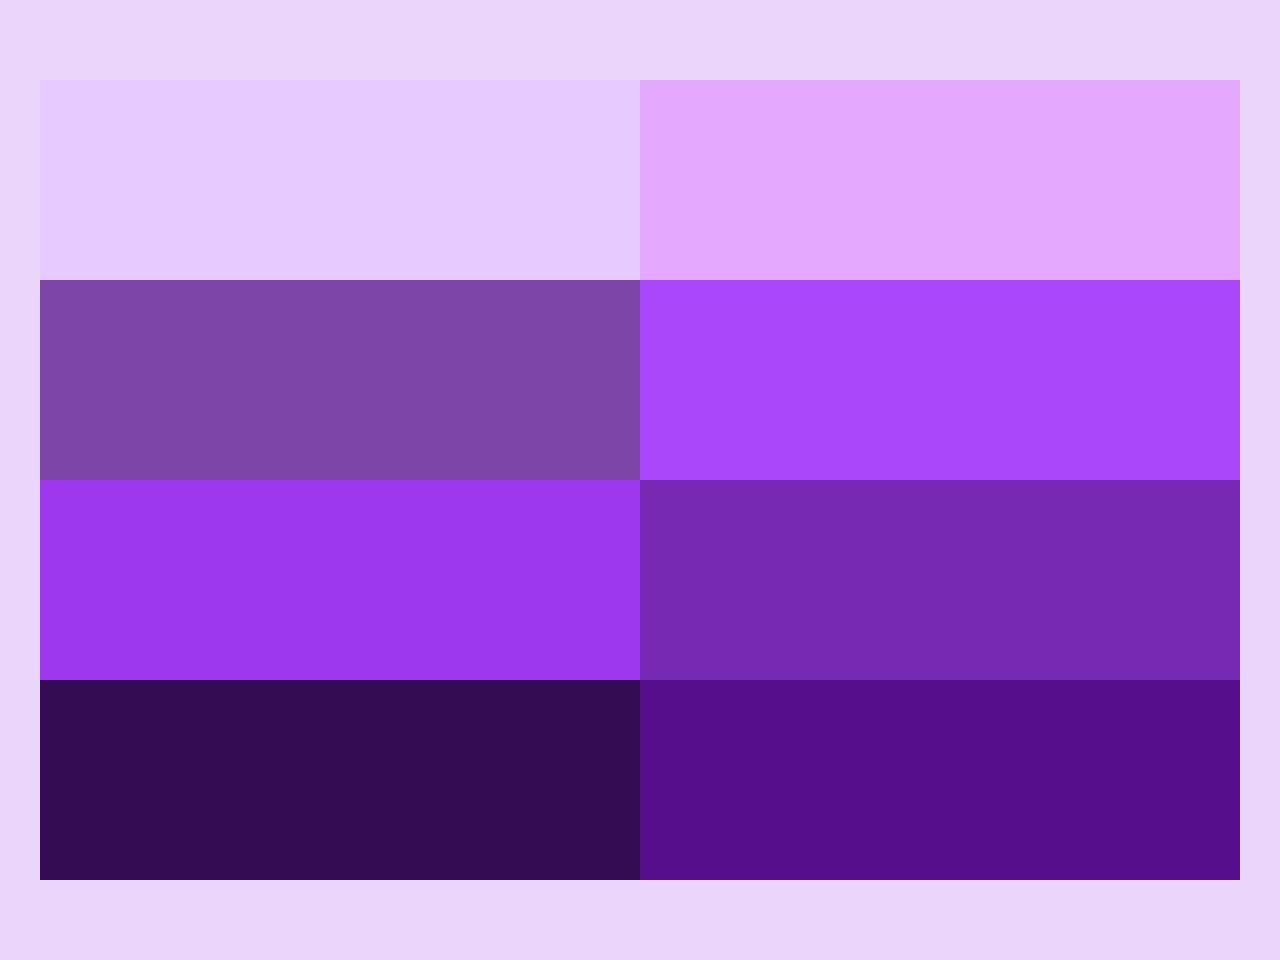
<file: project1/index.html>
<!DOCTYPE html>
<html lang="en">
  <head>
    <meta charset="UTF-8" />
    <meta name="viewport" content="width=device-width, initial-scale=1.0" />
    <title>Project 1</title>
    <link rel="stylesheet" href="style.css" />
  </head>
  <body>
    <section class="container">
      <section class="box_container">
        <div class="box box1"></div>
        <div class="box box2"></div>
      </section>
      <section class="box_container">
        <div class="box box3"></div>
        <div class="box box4"></div>
      </section>
      <section class="box_container">
        <div class="box box5"></div>
        <div class="box box6"></div>
      </section>
      <section class="box_container">
        <div class="box box7"></div>
        <div class="box box8"></div>
      </section>
    </section>
  </body>
</html>
</file>
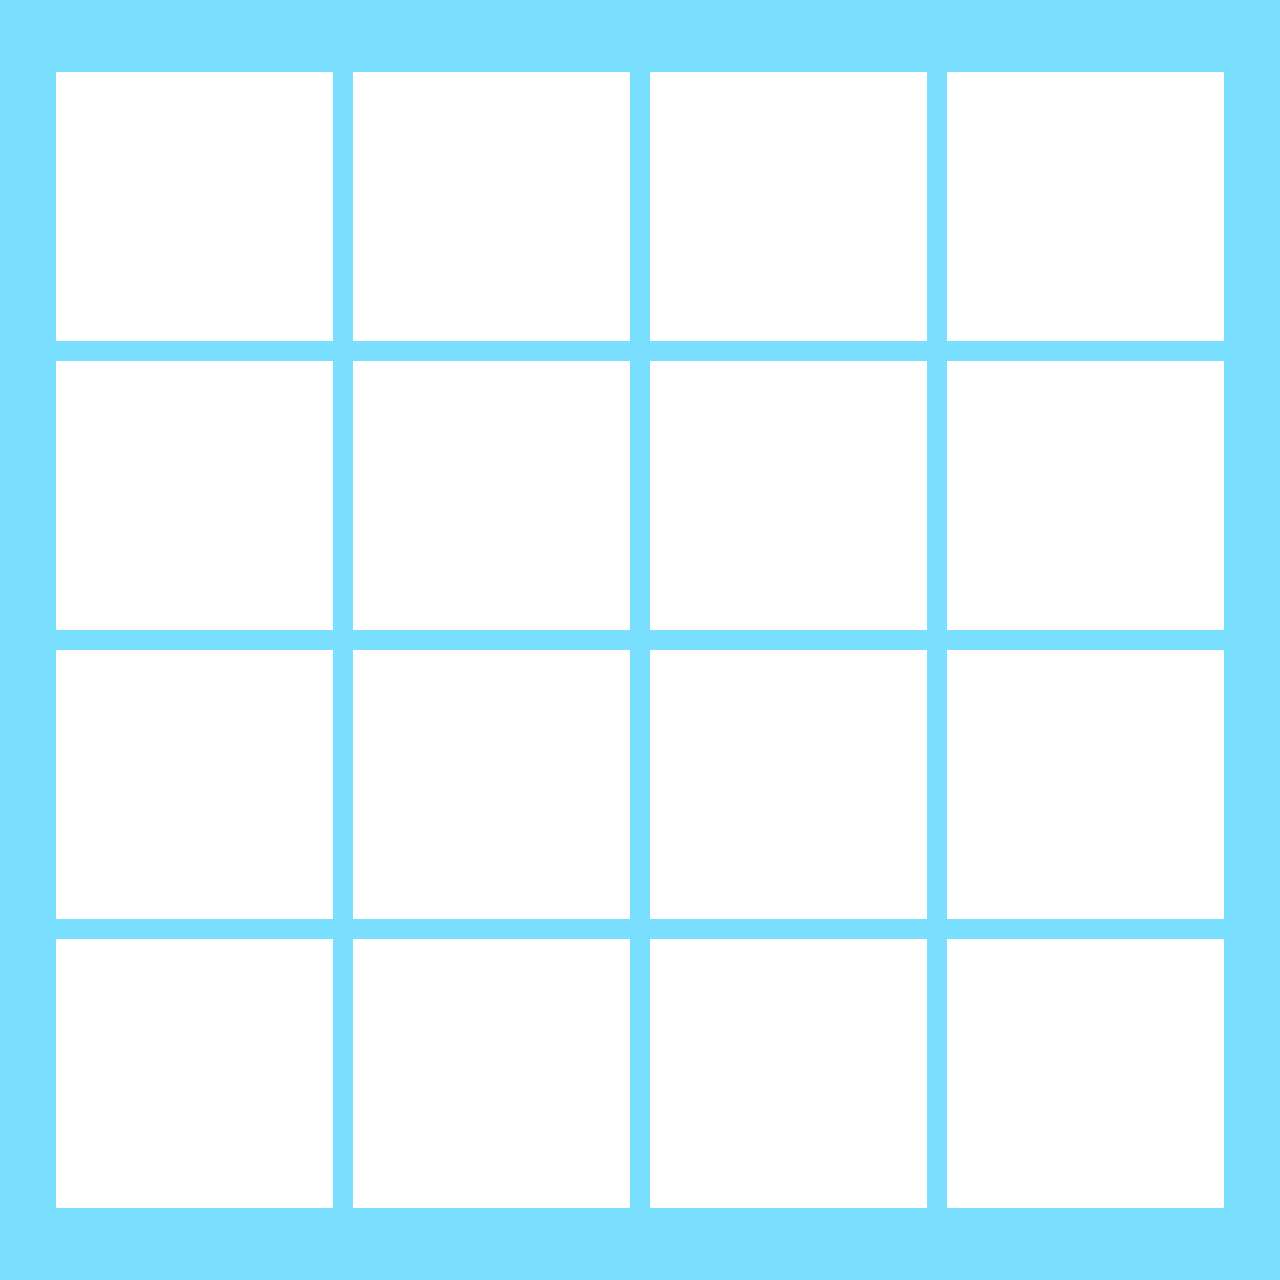
<file: project2/index.html>
<!DOCTYPE html>
<html lang="en">
<head>
    <meta charset="UTF-8">
    <meta name="viewport" content="width=device-width, initial-scale=1.0">
    <title>Project 2</title>
    <link rel="stylesheet" href="style.css">
</head>
<body>
    <section class="container grid">
        <div class="box"></div>
        <div class="box"></div>
        <div class="box"></div>
        <div class="box"></div>
        <div class="box"></div>
        <div class="box"></div>
        <div class="box"></div>
        <div class="box"></div>
        <div class="box"></div>
        <div class="box"></div>
        <div class="box"></div>
        <div class="box"></div>
        <div class="box"></div>
        <div class="box"></div>
        <div class="box"></div>
        <div class="box"></div>
    </section>
</body>
</html>
</file>
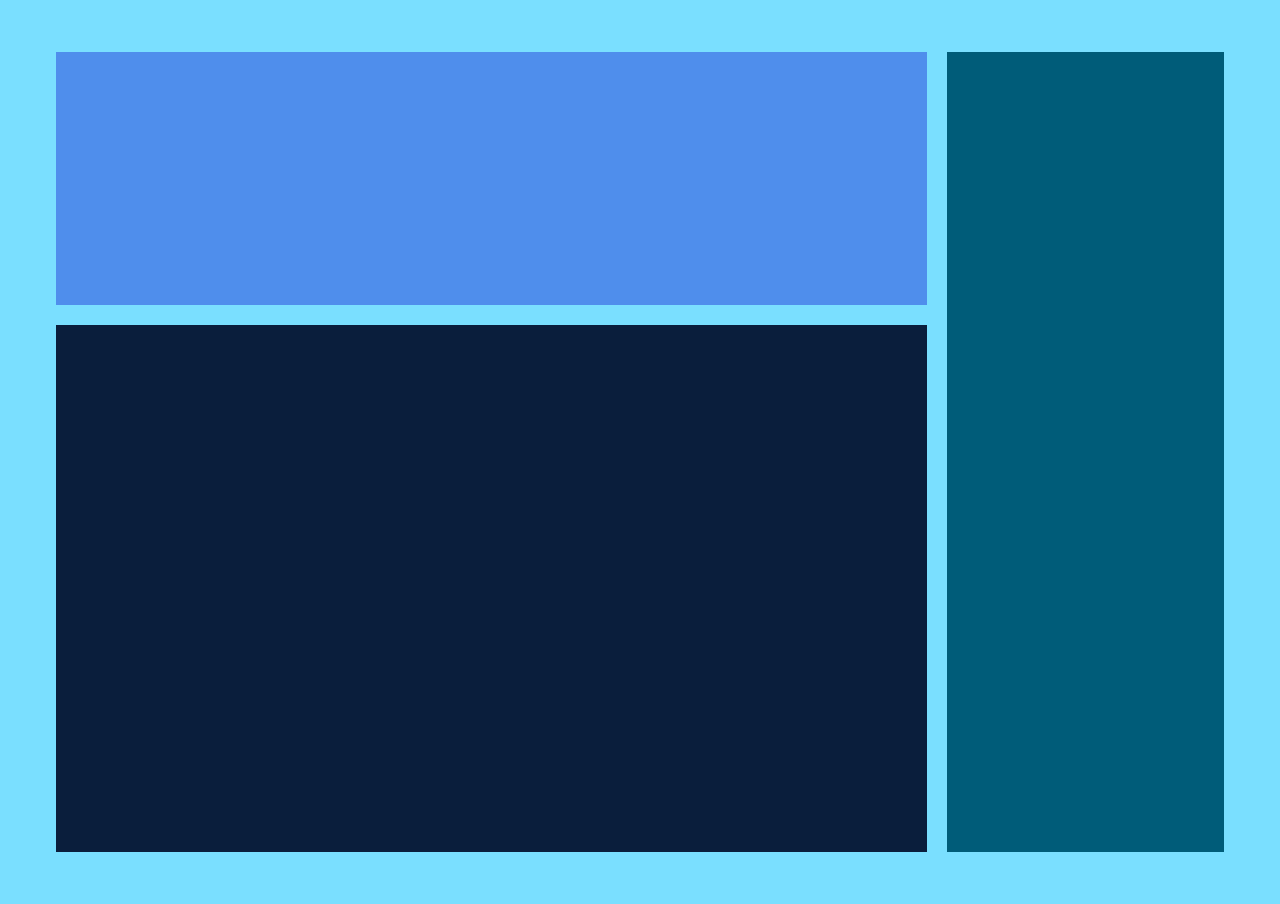
<file: project3/index.html>
<!DOCTYPE html>
<html lang="en">
<head>
    <meta charset="UTF-8">
    <meta name="viewport" content="width=device-width, initial-scale=1.0">
    <title>Project 3</title>
    <link rel="stylesheet" href="style.css">
</head>
<body>
    <section class="container grid">
        <div class="box1"></div>
        <div class="box2"></div>
        <div class="box3"></div>
    </section>
</body>
</html>
</file>
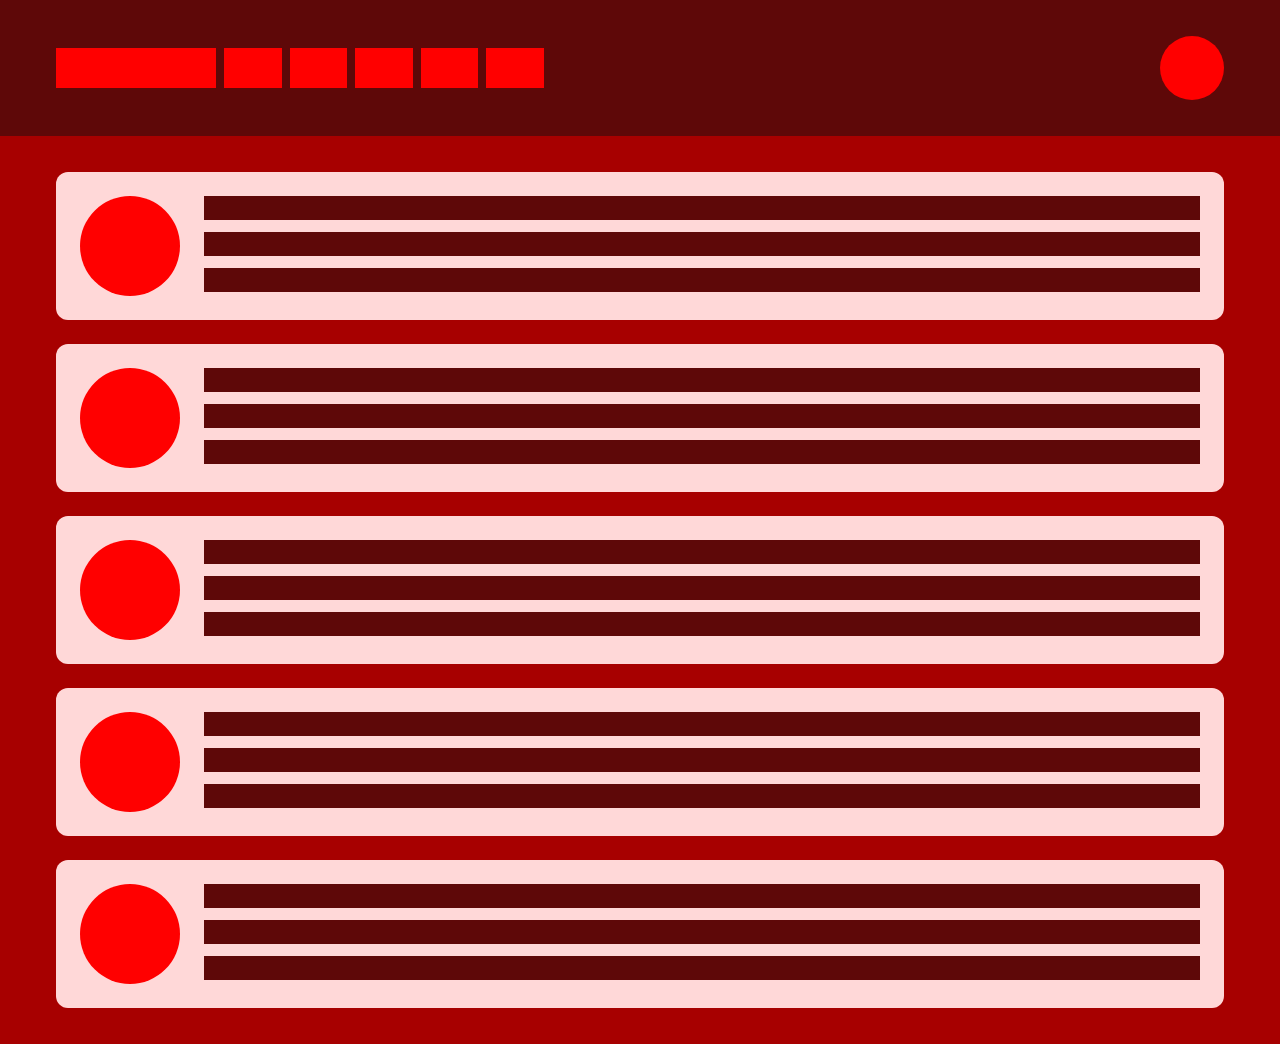
<file: project4/index.html>
<!DOCTYPE html>
<html lang="en">
  <head>
    <meta charset="UTF-8" />
    <meta name="viewport" content="width=device-width, initial-scale=1.0" />
    <title>Project 4</title>
    <link rel="stylesheet" href="style.css" />
  </head>
  <body>
    <nav>
      <section class="container navigation">
        <div class="left_nav">
          <div class="logo"></div>
          <div class="link"></div>
          <div class="link"></div>
          <div class="link"></div>
          <div class="link"></div>
          <div class="link"></div>
        </div>
        <div class="avatar"></div>
      </section>
    </nav>

    <main class="container">
      <div class="card">
        <div>

        <div class="circle"></div>
        </div>
        <div class="line_container">
          <div class="line"></div>
          <div class="line"></div>
          <div class="line"></div>
        </div>
      </div>

            <div class="card">
        <div>

        <div class="circle"></div>
        </div>
        <div class="line_container">
          <div class="line"></div>
          <div class="line"></div>
          <div class="line"></div>
        </div>
      </div>

            <div class="card">
        <div>

        <div class="circle"></div>
        </div>
        <div class="line_container">
          <div class="line"></div>
          <div class="line"></div>
          <div class="line"></div>
        </div>
      </div>


            <div class="card">
        <div>

        <div class="circle"></div>
        </div>
        <div class="line_container">
          <div class="line"></div>
          <div class="line"></div>
          <div class="line"></div>
        </div>
      </div>

            <div class="card">
        <div>

        <div class="circle"></div>
        </div>
        <div class="line_container">
          <div class="line"></div>
          <div class="line"></div>
          <div class="line"></div>
        </div>
      </div>
    </main>
  </body>
</html>
</file>
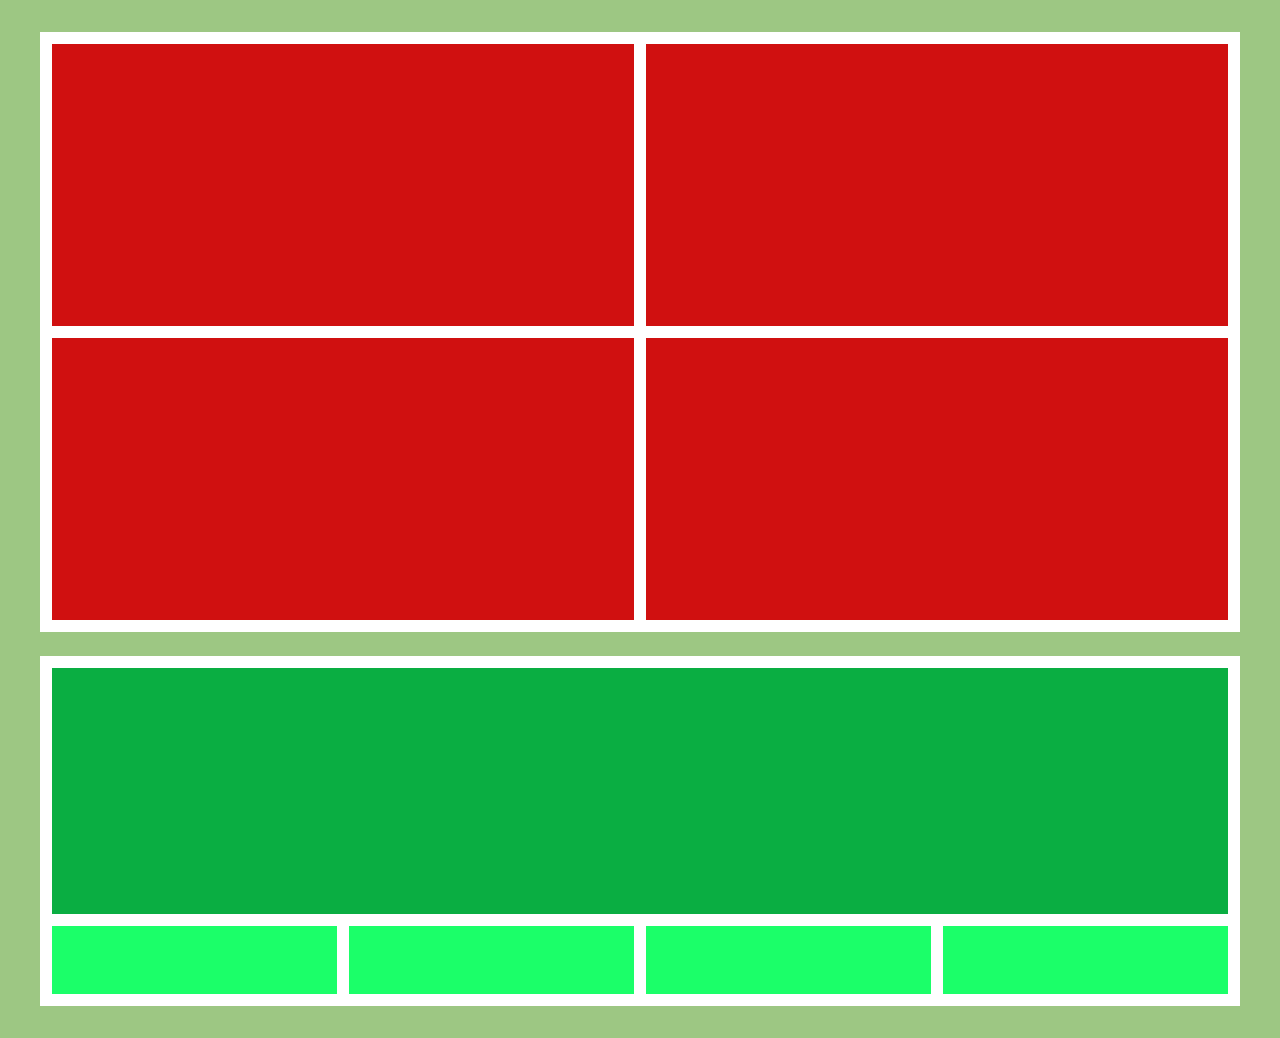
<file: Project5/index.html>
<!DOCTYPE html>
<html lang="en">
  <head>
    <meta charset="UTF-8" />
    <meta name="viewport" content="width=device-width, initial-scale=1.0" />
    <title>Project 5</title>
    <link rel="stylesheet" href="style.css" />
  </head>
  <body>
    <div class="layout_main_spacing">
      <section class="container top_container">
        <div class="red_box"></div>
        <div class="red_box"></div>
        <div class="red_box"></div>
        <div class="red_box"></div>
      </section>
      <section class="container bottom_container">
        <div class="dark_green_box"></div>
        <div class="green_grid">
          <div class="light_green_box"></div>
          <div class="light_green_box"></div>
          <div class="light_green_box"></div>
          <div class="light_green_box"></div>
        </div>
      </section>
    </div>
  </body>
</html>
</file>
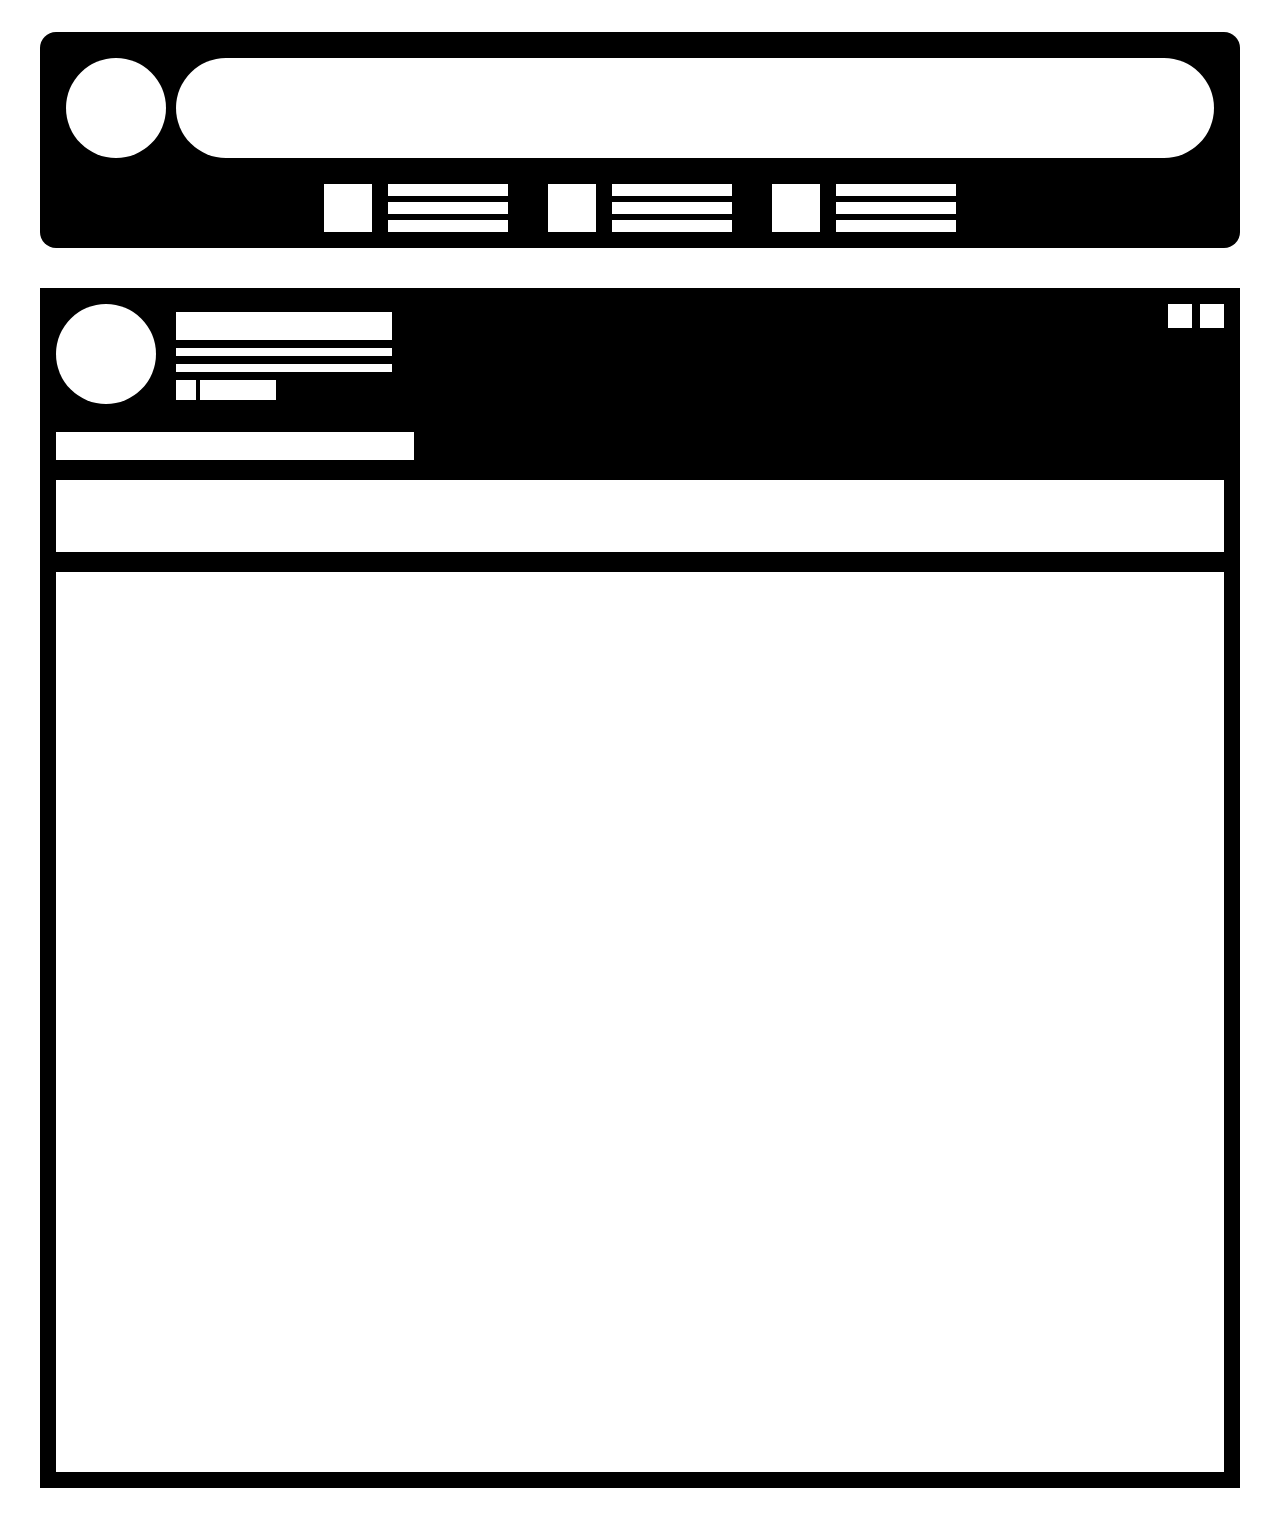
<file: Project6/index.html>
<!DOCTYPE html>
<html lang="en">
  <head>
    <meta charset="UTF-8" />
    <meta name="viewport" content="width=device-width, initial-scale=1.0" />
    <title>Project 6</title>
    <link rel="stylesheet" href="style.css" />
  </head>
  <body>
    <div class="spacing">
      <div class="container">
        <section class="top_section">
          <div class="circle_input_section">
            <div class="avatar"></div>
            <div class="input"></div>
          </div>
          <div class="tag_info_section">
            <div class="tag_info">
              <div class="square"></div>
              <div class="line_container">
                <div class="line"></div>
                <div class="line"></div>
                <div class="line"></div>
              </div>
            </div>
            <div class="tag_info">
              <div class="square"></div>
              <div class="line_container">
                <div class="line"></div>
                <div class="line"></div>
                <div class="line"></div>
              </div>
            </div>
            <div class="tag_info">
              <div class="square"></div>
              <div class="line_container">
                <div class="line"></div>
                <div class="line"></div>
                <div class="line"></div>
              </div>
            </div>
          </div>
        </section>

        <section class="bottom_container">
          <div class="user_info-container">
            <div class="user_info">
              <div class="avatar"></div>
              <div class="details">
                <div class="rect"></div>
                <div class="line"></div>
                <div class="line"></div>
                <div class="more_details">
                  <div class="box1"></div>
                  <div class="box2"></div>
                </div>
              </div>
            </div>
            <div class="controls">
              <div class="control"></div>
              <div class="control"></div>
            </div>
          </div>
          <div class="content_container">
            <div class="bar1"></div>
            <div class="bar2"></div>
            <div class="content"></div>
          </div>
        </section>
      </div>
    </div>
  </body>
</html>
</file>
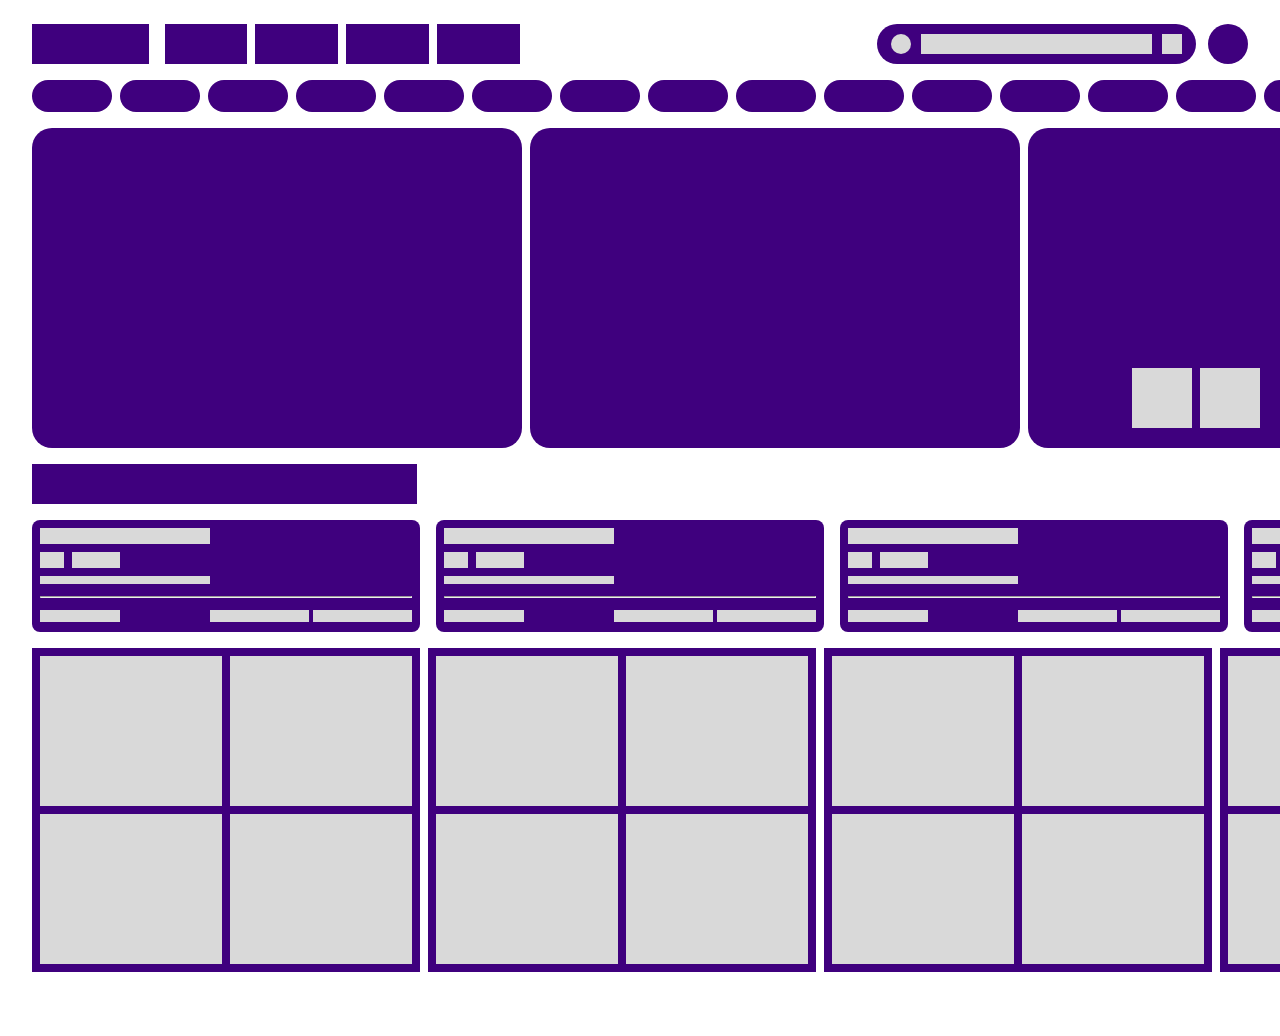
<file: Project7/index.html>
<!DOCTYPE html>
<html lang="en">
  <head>
    <meta charset="UTF-8" />
    <meta name="viewport" content="width=device-width, initial-scale=1.0" />
    <title>Project 7</title>
    <link rel="stylesheet" href="style.css" />
  </head>
  <body>
    <div class="container">
      <nav>
        <div class="links">
          <div class="logo"></div>
          <div class="link">
            <a href="#"></a>
            <a href="#"></a><a href="#"></a><a href="#"></a>
          </div>
        </div>
        <div class="search_avatar">
          <div class="search">
            <div class="circle"></div>
            <div class="rectangle"></div>
            <div class="square"></div>
          </div>
          <div class="avatar"></div>
        </div>
      </nav>

      <div class="tags hide_scrollbar">
        <span></span><span></span><span></span><span></span><span></span
        ><span></span><span></span><span></span><span></span><span></span
        ><span></span><span></span> <span></span><span></span><span></span
        ><span></span><span></span>
      </div>

      <div class="button_relative">
        <div class="ads hide_scrollbar">
          <span></span><span></span><span></span><span></span><span></span>

          <div class="slide_button">
            <div class="prev"></div>
            <div class="next"></div>
          </div>
        </div>
      </div>

      <div class="bar"></div>

      <div class="cards hide_scrollbar">
        <div class="card">
          <section>
            <div class="line1"></div>
            <div class="box_container">
              <div class="box1"></div>
              <div class="box2"></div>
            </div>
            <div class="line2"></div>
          </section>
          <hr />
          <div class="card_bottom">
            <span></span>
            <div class="left">
              <span></span>
              <span></span>
            </div>
          </div>
        </div>
        <div class="card">
          <section>
            <div class="line1"></div>
            <div class="box_container">
              <div class="box1"></div>
              <div class="box2"></div>
            </div>
            <div class="line2"></div>
          </section>
          <hr />
          <div class="card_bottom">
            <span></span>
            <div class="left">
              <span></span>
              <span></span>
            </div>
          </div>
        </div>
        <div class="card">
          <section>
            <div class="line1"></div>
            <div class="box_container">
              <div class="box1"></div>
              <div class="box2"></div>
            </div>
            <div class="line2"></div>
          </section>
          <hr />
          <div class="card_bottom">
            <span></span>
            <div class="left">
              <span></span>
              <span></span>
            </div>
          </div>
        </div>
        <div class="card">
          <section>
            <div class="line1"></div>
            <div class="box_container">
              <div class="box1"></div>
              <div class="box2"></div>
            </div>
            <div class="line2"></div>
          </section>
          <hr />
          <div class="card_bottom">
            <span></span>
            <div class="left">
              <span></span>
              <span></span>
            </div>
          </div>
        </div>
        <div class="card">
          <section>
            <div class="line1"></div>
            <div class="box_container">
              <div class="box1"></div>
              <div class="box2"></div>
            </div>
            <div class="line2"></div>
          </section>
          <hr />
          <div class="card_bottom">
            <span></span>
            <div class="left">
              <span></span>
              <span></span>
            </div>
          </div>
        </div>
        <div class="card">
          <section>
            <div class="line1"></div>
            <div class="box_container">
              <div class="box1"></div>
              <div class="box2"></div>
            </div>
            <div class="line2"></div>
          </section>
          <hr />
          <div class="card_bottom">
            <span></span>
            <div class="left">
              <span></span>
              <span></span>
            </div>
          </div>
        </div>
        <div class="card">
          <section>
            <div class="line1"></div>
            <div class="box_container">
              <div class="box1"></div>
              <div class="box2"></div>
            </div>
            <div class="line2"></div>
          </section>
          <hr />
          <div class="card_bottom">
            <span></span>
            <div class="left">
              <span></span>
              <span></span>
            </div>
          </div>
        </div>
      </div>

      <section class="grid_boxes hide_scrollbar">
        <div class="grid_box">
          <span></span><span></span><span></span><span></span>
        </div>
        <div class="grid_box">
          <span></span><span></span><span></span><span></span>
        </div>
        <div class="grid_box">
          <span></span><span></span><span></span><span></span>
        </div>
        <div class="grid_box">
          <span></span><span></span><span></span><span></span>
        </div>
      </section>

      <div class="bottom_space"></div>
    </div>
  </body>
</html>
</file>
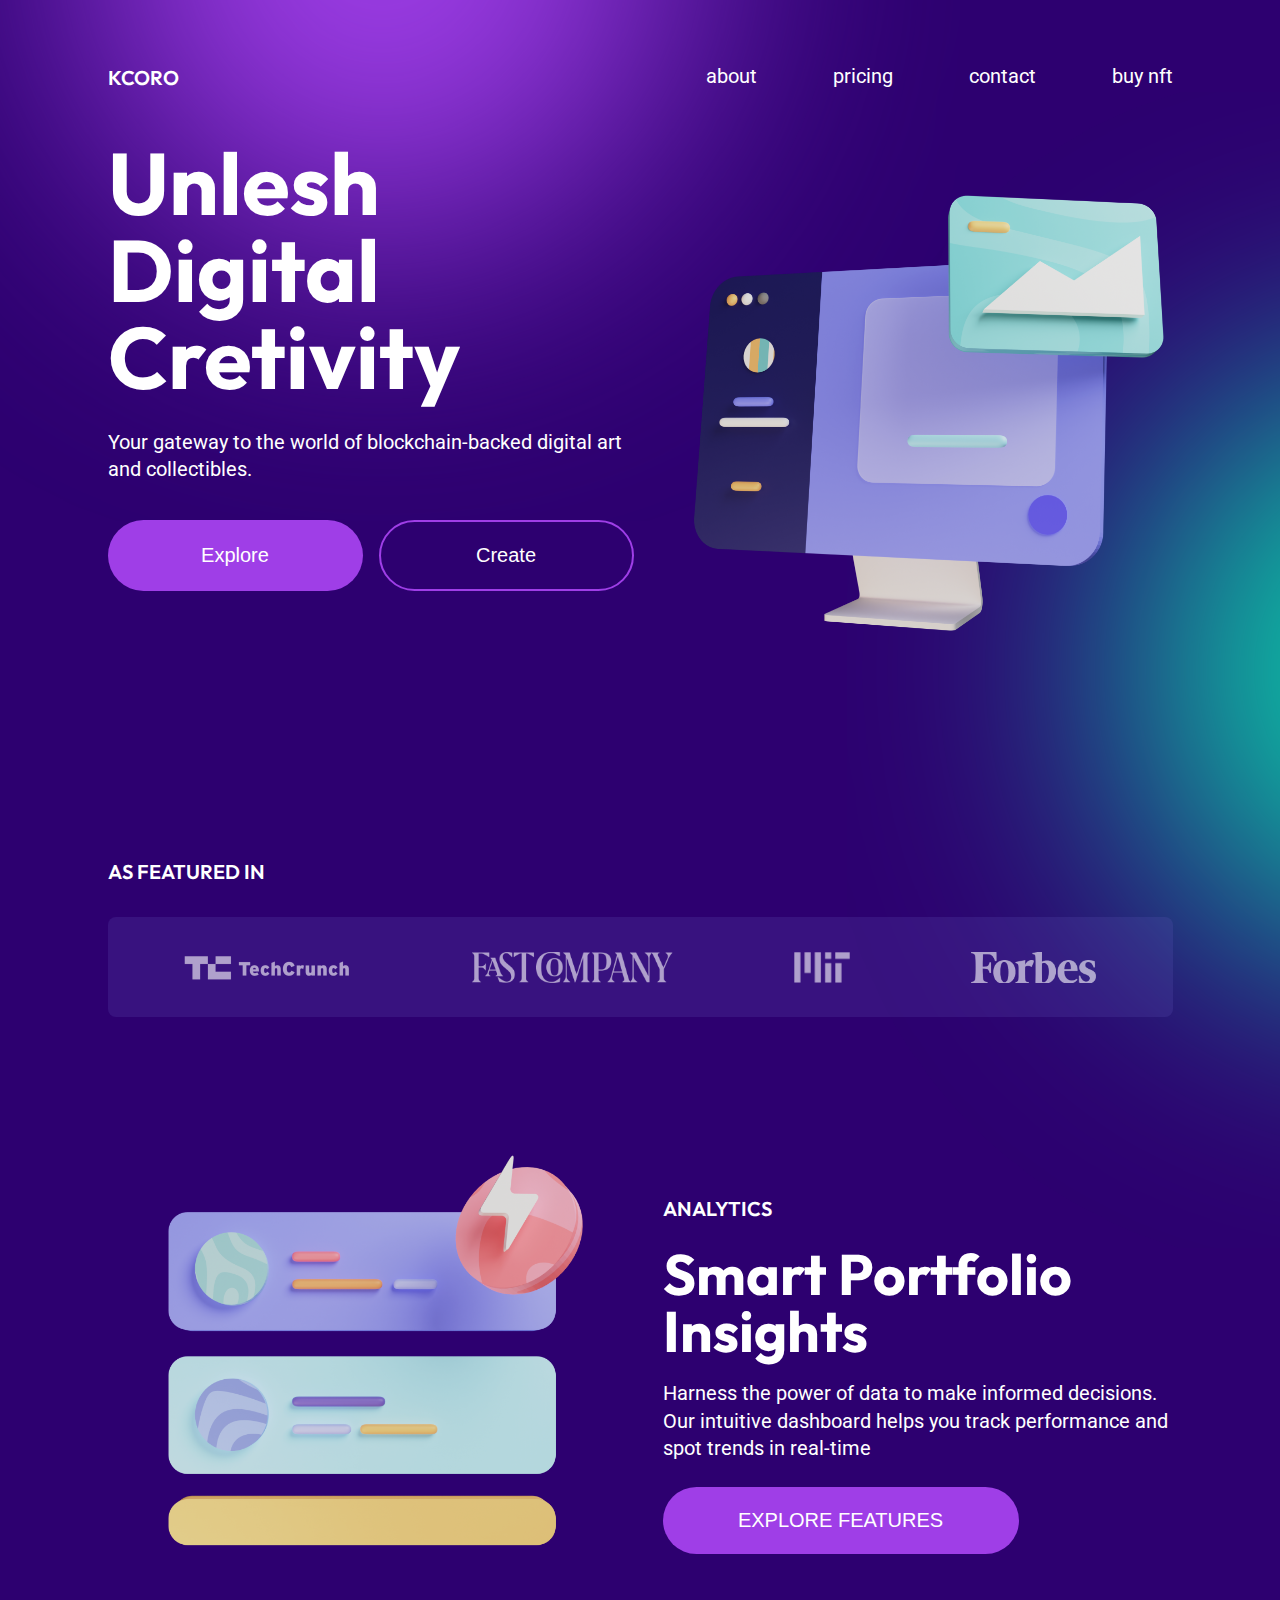
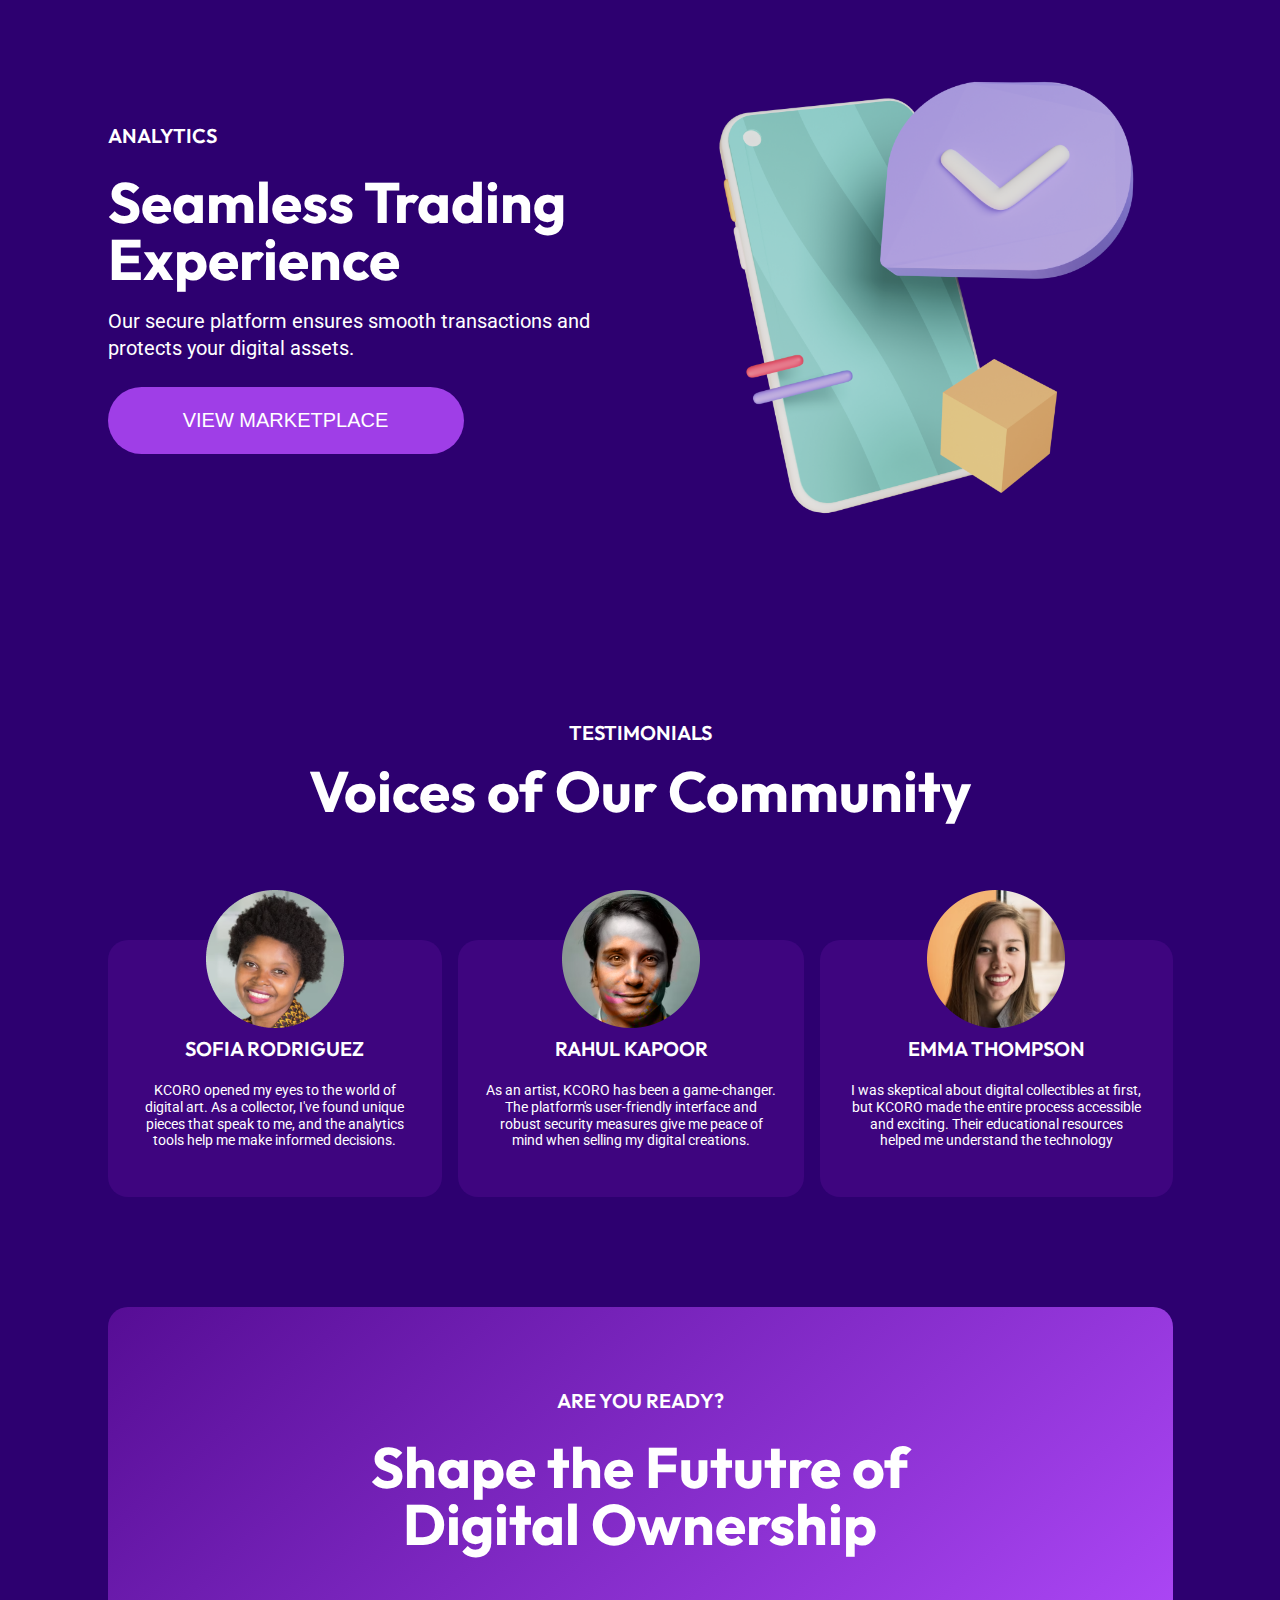
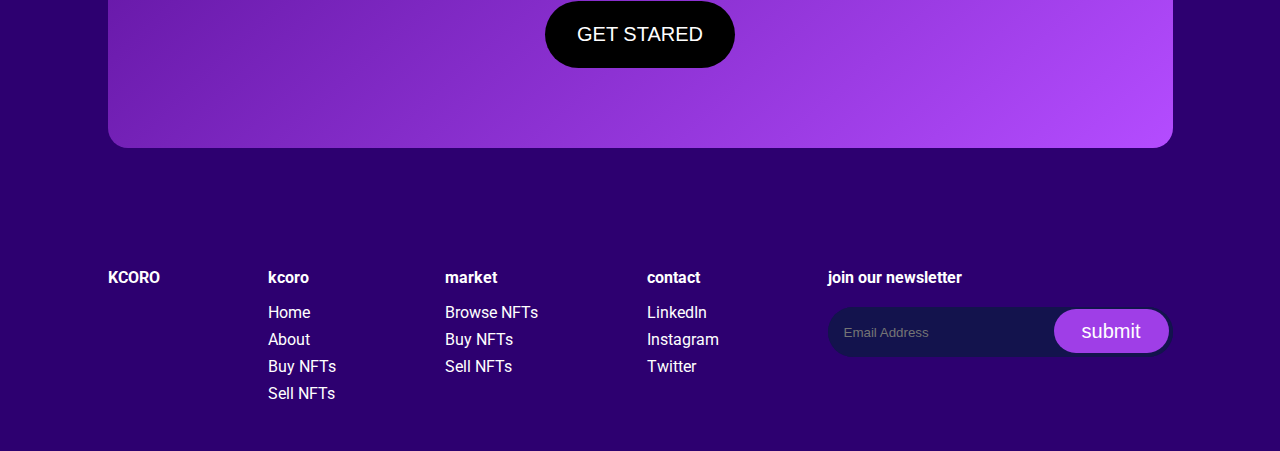
<file: Project8/index.html>
<!DOCTYPE html>
<html lang="en">
  <head>
    <meta charset="UTF-8" />
    <meta name="viewport" content="width=device-width, initial-scale=1.0" />
    <title>KCORO - Site</title>
    <link rel="stylesheet" href="style.css" />
  </head>
  <body>
    <div class="wrapper container">
      <nav>
        <div class="logo">
          <h3>KCORO</h3>
        </div>

          <ul>
            <li>
              <a href="#">about</a>
            </li>
            <li>
              <a href="#">pricing</a>
            </li>
            <li>
              <a href="#">contact</a>
            </li>
            <li>
              <a href="#">buy nft</a>
            </li>
          </ul>
      </nav>

      <!-- Hero Section  -->
      <section class="hero_section">
        <div class="content">
          <h1>Unlesh Digital Cretivity</h1>
          <p>
            Your gateway to the world of blockchain-backed digital art and
            collectibles.
          </p>
          <div class="btn_container">
            <button class="solid_btn">Explore</button>
            <button class="outline_btn">Create</button>
          </div>
        </div>
        <div class="image_container">
          <img src="./images/desktop.png" alt="hero image!" />
        </div>
      </section>

      <!-- Brand Section÷ -->
      <section class="brand_section">
        <h3>As Featured In</h3>
        <div class="brand_logos">
          <img src="./images/techcrunch.png" alt="techcrunch" />
          <img src="./images/fastcompany.png" alt="fastcompany" />
          <img src="./images/mit.png" alt="mit" />
          <img src="./images/forbes.png" alt="forbes" />
        </div>
      </section>

      <!-- Feature Section  -->
      <section class="feature_section">
        <div class="image_container">
          <img src="./images/smart_insight.png" alt="smart_insight" />
        </div>
        <div class="content">
          <h3>ANALYTICS</h3>
          <h2>Smart Portfolio Insights</h2>
          <p>
            Harness the power of data to make informed decisions. Our intuitive
            dashboard helps you track performance and spot trends in real-time
          </p>
          <button class="solid_btn">EXPLORE FEATURES</button>
        </div>
      </section>

      <section class="feature_section">
        <div class="content">
          <h3>ANALYTICS</h3>
          <h2>Seamless Trading Experience</h2>
          <p>
            Our secure platform ensures smooth transactions and protects your
            digital assets.
          </p>
          <button class="solid_btn">VIEW MARKETPLACE</button>
        </div>
        <div class="image_container">
          <img src="./images/phone.png" alt="Phone 3d" />
        </div>
      </section>

      <!-- Testimonial  Section  -->
      <section class="tesimonial_section">
        <h3>testimonials</h3>
        <h2>Voices of Our Community</h2>

        <section class="testimonials">
          <div class="card">
            <div class="image_container">
              <img src="./images/sofia.png" alt="sofia" />
            </div>
            <h3>Sofia Rodriguez</h3>
            <p class="text-sm">
              KCORO opened my eyes to the world of digital art. As a collector,
              I've found unique pieces that speak to me, and the analytics tools
              help me make informed decisions.
            </p>
          </div>
          <div class="card">
            <div class="image_container">
              <img src="./images/rahul.png" alt="rahul" />
            </div>
            <h3>Rahul Kapoor</h3>
            <p class="text-sm">
              As an artist, KCORO has been a game-changer. The platform's
              user-friendly interface and robust security measures give me peace
              of mind when selling my digital creations.
            </p>
          </div>
          <div class="card">
            <div class="image_container">
              <img src="./images/emma.png" alt="emma" />
            </div>
            <h3>Emma Thompson</h3>
            <p class="text-sm">
              I was skeptical about digital collectibles at first, but KCORO
              made the entire process accessible and exciting. Their educational
              resources helped me understand the technology
            </p>
          </div>
        </section>
      </section>

      <!-- Ready  Section  -->

      <section class="ready_section">
        <h3>are you ready?</h3>
        <h2>
          Shape the Fututre of <br />
          Digital Ownership
        </h2>
        <button class="black_btn">Get Stared</button>
      </section>

      <footer>
        <div class="logo">KCORO</div>

        <div class="links">
          <h4>kcoro</h4>

          <ul>
            <li>
              <a href="#">Home</a>
            </li>
            <li>
              <a href="#">About</a>
            </li>
            <li>
              <a href="#">Buy NFTs</a>
            </li>
            <li>
              <a href="#">Sell NFTs</a>
            </li>
          </ul>
        </div>
        <div class="links">
          <h4>market</h4>

          <ul>
            <li>
              <a href="#"> Browse NFTs</a>
            </li>
            <li>
              <a href="#"> Buy NFTs</a>
            </li>

            <li>
              <a href="#">Sell NFTs</a>
            </li>
          </ul>
        </div>
        <div class="links">
          <h4>contact</h4>
          <ul>
            <li>
              <a href="#">LinkedIn</a>
            </li>
            <li>
              <a href="#"> Instagram</a>
            </li>

            <li>
              <a href="#">Twitter</a>
            </li>
          </ul>
        </div>

        <div class="newsletter">
          <h4>join our newsletter</h4>

          <div class="input_container">
            <input type="text" placeholder="Email Address" />
            <button>submit</button>
          </div>
        </div>
      </footer>

      <div class="bottom_bar"></div>
    </div>
    <img class="grad_bg" src="./images/bg-grad.svg" alt="" />
  </body>
</html>
</file>
<file: project2/style.css>
* {
  margin: 0;
  padding: 0;
  box-sizing: border-box;
}

body {
  background-color: #7adfff;
}

.container {
  max-width: 1200px;
  min-height: 800px;
  margin: 72px auto;
  padding: 0 16px;
}

.box {
  width: 100%;
  height: 269px;
  background-color: #fff;
}

.grid {
  display: grid;
  grid-template-columns: repeat(4, 1fr);
  gap: 20px;
}

@media screen and (width > 1200px) {
  .grid {
    grid-template-columns: repeat(4, 1fr);
  }

  .container {
    margin: 72px auto;
  }
}

@media screen and (width < 1200px) and (width > 450px) {
  .grid {
    grid-template-columns: repeat(2, 1fr);
    gap: 16px;
  }

  .container {
    margin: 48px auto;
  }
}

@media screen and (width < 450px) {
  .grid {
    grid-template-columns: repeat(1, 1fr);
    gap: 16px;
  }

  .container {
    margin: 32px auto;
  }
}
</file>
<file: project3/style.css>
* {
  margin: 0;
  padding: 0;
  box-sizing: border-box;
}

body {
  background-color: #7adfff;
}

.container {
  max-width: 1200px;
  min-height: 800px;
  margin: 52px auto;
  padding: 0 16px;
}

.grid {
  display: grid;
  gap: 20px;
  grid-template-areas:
    "box1 box1 box1 box3"
    "box2 box2 box2 box3"
    "box2 box2 box2 box3";
}

.box1 {
  grid-area: box1;
  background: #4f8eec;
}

.box2 {
  grid-area: box2;
  background: #0a1e3c;
}

.box3 {
  grid-area: box3;
  background: #005c79;
}

@media screen and (width > 1200px) {
}

@media screen and (width < 1200px) and (width > 450px) {
  .grid {
    gap: 16px;
  }
}

@media screen and (width < 450px) {
   .container {
    margin: 24px auto;
  }
  .grid {
    gap: 16px;
    grid-template-areas:
      "box1"
      "box1"
      "box2"
      "box2"
      "box2"
      "box2"
      "box3"
      "box3"
      "box3";
  }
}
</file>
<file: project4/style.css>
:root {
  --body: #a70000;
  --brown: #5e0808;
  --red: #ff0000;
  --card: #ffd8d8;
}

* {
  margin: 0;
  padding: 0;
  box-sizing: border-box;
}

body {
  background-color: var(--body);
}

main {
  padding-top: 36px;
  display: flex;
  flex-direction: column;
  gap: 24px;
}

.container {
  max-width: 1200px;
  margin: 0 auto;
  padding: 36px 16px;
}

nav {
  background-color: var(--brown);
}

.navigation {
  display: flex;
  height: 100%;
  align-items: center;
  justify-content: space-between;
  min-height: 93px;
}

.left_nav {
  display: flex;
  max-width: 488px;
  height: 100%;
  width: 100%;
  gap: 8px;
  align-items: center;
}

.logo {
  background: var(--red);
  height: 40px;
  min-width: 160px;
}

.link {
  background: var(--red);
  height: 40px;
  width: 100%;
}

.avatar {
  background: var(--red);
  height: 64px;
  width: 64px;
  border-radius: 100%;
}

/* Card styling  */
.card {
  background-color: var(--card);
  padding: 24px;
  border-radius: 12px;
  display: flex;
  gap: 24px;
}

.circle {
  background-color: var(--red);
  height: 100px;
  width: 100px;
  border-radius: 100%;
}

.line_container {
  display: flex;
  flex-direction: column;
  gap: 12px;
  width: 100%;
}

.line {
  height: 24px;
  width: 100%;
  background-color: var(--brown);
}

/* Big Display  */
@media screen and (width > 1200px) {
}

/* Tablet  */
@media screen and (width < 1200px) and (width > 450px) {
}

/* Phone  */
@media screen and (width < 600px) {
  .logo {
    min-width: 700px;
  }

  .avatar {
    height: 48px;
    width: 48px;
  }

  .left_nav {
    max-width: 266px;
  }
}
</file>
<file: Project5/style.css>
:root {
  --bg: #9dc783;
  --container: #fff;
  --red: #d01010;
  --dark_green: #0aae42;
  --light_green: #1bff69;

  --spacing: 16px;
}

* {
  margin: 0;
  padding: 0;
  box-sizing: border-box;
}

body {
  background-color: var(--bg);
}

.layout_main_spacing {
  padding: var(--spacing);
  margin-bottom: 32px;
}

.container {
  max-width: 1200px;
  margin: 0 auto;
  background-color: var(--container);
}

.top_container {
  min-height: 600px;
  margin-top: 32px;
  display: grid;
  grid-template-columns: repeat(2, 1fr);
  gap: var(--spacing);
  padding: var(--spacing);
}

.red_box {
  background: var(--red);
  width: 100%;
  height: 100%;
  min-height: 274px;
}

.bottom_container {
  min-height: 350px;
  margin-top: 24px;
  display: flex;
  flex-direction: column;
  padding: var(--spacing);
  gap: var(--spacing);
}

.dark_green_box {
  background: var(--dark_green);
  width: 100%;
  height: 100%;
  flex-grow: 1;
}

.green_grid {
  height: 68px;
  display: grid;
  grid-template-columns: repeat(4, 1fr);
  gap: var(--spacing);
}

.light_green_box {
  background: var(--light_green);
  width: 100%;
  height: 100%;
}

/* big screen  */
@media screen and (width > 1200px) {
  :root {
    --spacing: 12px;
  }

  .layout_main_spacing {
    padding: 0 32px;
  }
}

/* Tablet  */
@media screen and (width < 1200px) and (width > 450px) {
  .layout_main_spacing {
    padding: 0 64px;
  }

  .top_container {
    margin-top: 20px;
  }

  .green_grid {
    height: 97px;
    grid-template-columns: repeat(2, 1fr);
  }


  .bottom_container {
    height: 470px;
  }
}

/* Phone */
@media screen and (width < 600px) {
  .layout_main_spacing {
    padding: 0 16px;
  }

  .top_container {
    grid-template-columns: 1fr;
    margin-top: var(--spacing);
  }

    .green_grid {
    height: 204px;
    grid-template-columns: 1fr;
  }

  .bottom_container {
    height: 570px;
  }
}
</file>
<file: Project6/style.css>
:root {
  --primary: white;
  --secondary: black;
}

* {
  margin: 0;
  padding: 0;
  box-sizing: border-box;
}

body {
  background-color: var(--primary);
}

.spacing {
  padding: 0 16px;
  margin-bottom: 32px;
}

.container {
  max-width: 1200px;
  margin: 32px auto;
}

.top_section {
  background-color: var(--secondary);
  width: 100%;
  min-height: 216px;
  border-radius: 16px;
  display: flex;
  flex-direction: column;
  padding: 16px;
  gap: 16px;
}

.avatar {
  border-radius: 100%;
  height: 100px;
  width: 100px;
  background: var(--primary);
  flex-shrink: 0;
}

.circle_input_section {
  display: flex;
  /* background-color: green; */
  min-height: 120px;
  gap: 10px;
  align-items: center;
  padding: 10px;

  .avatar {
  }

  .input {
    border-radius: 64px;
    height: 100px;
    width: 100%;
    background: var(--primary);
  }
}

.tag_info_section {
  /* background-color: red; */
  min-height: 48px;
  display: flex;
  gap: 40px;
  justify-content: center;

  .tag_info {
    display: flex;
    gap: 16px;
    width: 184px;

    .square {
      height: 48px;
      width: 48px;
      background: var(--primary);
      flex-shrink: 0;
    }

    .line_container {
      display: flex;
      flex-direction: column;
      width: 100%;
      gap: 6px;

      .line {
        flex: 1;
        width: 100%;
        background-color: var(--primary);
      }
    }
  }
}

.bottom_container {
  margin-top: 40px;
  min-height: 1100px;
  background-color: var(--secondary);
  display: flex;
  flex-direction: column;
  gap: 24px;
  padding: 16px;

  .user_info-container {
    display: flex;
    justify-content: space-between;
    align-items: start;

    .user_info {
      display: flex;
      gap: 12px;
      width: 100%;

      .avatar {
      }

      .details {
        display: flex;
        flex-direction: column;
        gap: 8px;
        width: 232px;
        padding: 8px;

        .rect {
          background-color: var(--primary);
          height: 28px;
          width: 100%;
        }

        .line {
          background-color: var(--primary);
          height: 8px;
          width: 100%;
        }

        .more_details {
          display: flex;
          gap: 4px;
          height: 20px;

          .box1 {
            width: 20px;
            height: 20px;
            background: var(--primary);
          }

          .box2 {
            width: 76px;
            height: 100%;
            background: var(--primary);
          }
        }
      }
    }

    .controls {
      display: flex;
      gap: 8px;

      .control {
        height: 24px;
        width: 24px;
        background: var(--primary);
        flex-shrink: 0;
      }
    }
  }

  .content_container {
    display: flex;
    flex-direction: column;
    gap: 20px;

    .bar1,
    .bar2,
    .content {
      background: var(--primary);
    }

    .bar1 {
      height: 28px;
      width: 358px;
    }

    .bar2 {
      height: 72px;
      width: 100%;
    }

    .content {
      width: 100%;
      height: 100vh;
    }
  }
}

/* big screen  */
@media screen and (width > 1200px) {
}

/* Tablet  */
@media screen and (width < 1200px) and (width > 450px) {
  .circle_input_section {
    .input {
      height: 75px;
    }
  }

  .avatar {
    height: 75px;
    width: 75px;
  }
}

/* Phone */
@media screen and (width < 600px) {
  .tag_info_section {
    flex-direction: column;
    gap: 12px;

    .tag_info {
      width: 100%;
    }
  }

  .bottom_container {
    .user_info-container {
      flex-direction: column-reverse;
      align-items: flex-end;
    }

    .content_container {
      .bar1 {
        height: 28px;
        width: 100%;
      }

      .bar2 {
        height: 54px;
      }
    }
  }

  .circle_input_section {
    .input {
      height: 50px;
    }
  }

  .avatar {
    height: 50px;
    width: 50px;
  }
}
</file>
<file: Project7/style.css>
:root {
  --primary: #3f007e;
  --secondary: #d9d9d9;
}

* {
  margin: 0;
  padding: 0;
  box-sizing: border-box;
}

body {
}

.hide_scrollbar::-webkit-scrollbar {
  display: none;
}

.hide_scrollbar {
  scrollbar-width: none;
}

.hide_scrollbar {
  overflow: auto;
  -ms-overflow-style: none;
}

.container {
  width: 100%;
  padding-top: 24px;
  padding-left: 32px;
  /* background-color: red; */
  display: flex;
  flex-direction: column;
  gap: 16px;
}

nav {
  /* background-color: red; */
  display: flex;
  justify-content: space-between;
  height: 40px;
  padding-right: 32px;

  .links {
    display: flex;
    width: 488px;
    height: 40px;
    /* background-color: green; */
    gap: 16px;

    .logo {
      background-color: var(--primary);
      width: 160px;
      /* margin-right: 8px; */
    }

    .link {
      display: flex;
      height: 40px;
      gap: 8px;
      width: 100%;

      a {
        background-color: var(--primary);
        flex: 1;
      }
    }
  }

  .search_avatar {
    display: flex;
    /* background-color: green; */
    width: 371px;
    gap: 12px;

    .search {
      display: flex;
      background-color: var(--primary);
      flex-grow: 1;
      border-radius: 28px;
      gap: 10px;
      align-items: center;
      padding: 10px 14px;

      div {
        background-color: var(--secondary);
      }

      .circle {
        height: 20px;
        width: 20px;
        border-radius: 50%;
      }

      .rectangle {
        height: 20px;
        flex-grow: 1;
      }

      .square {
        height: 20px;
        width: 20px;
        /* background-color: green; */
      }
    }

    .avatar {
      height: 40px;
      width: 40px;
      background-color: var(--primary);
      border-radius: 50%;
    }
  }
}

.tags {
  height: 32px;
  display: flex;
  gap: 8px;
  flex-wrap: nowrap;
  overflow-x: auto;
  min-width: 100%;

  span {
    background-color: var(--primary);
    min-width: 80px;
    border-radius: 20px;
  }
}

.ads {
  height: 320px;
  display: flex;
  gap: 8px;
  flex-wrap: nowrap;
  overflow-x: auto;
  min-width: 100%;

  span {
    background-color: var(--primary);
    min-width: 490px;
    border-radius: 20px;
  }
}

.button_relative {
  position: relative;
}

.slide_button {
  position: absolute;
  bottom: 20px;
  right: 20px;
  display: flex;
  gap: 8px;
  border-radius: 8px;

  div {
    height: 60px;
    width: 60px;
    background-color: var(--secondary);
  }
}

.bar {
  width: 385px;
  height: 40px;
  background-color: var(--primary);
}

.cards {
  height: 112px;
  display: flex;
  gap: 16px;
  flex-wrap: nowrap;
  overflow-x: auto;
  min-width: 100%;

  .card {
    background-color: var(--primary);
    min-width: 388px;
    border-radius: 8px;
    padding: 8px;
    display: flex;
    gap: 12px;
    flex-direction: column;

    section {
      width: 170px;
      display: flex;
      flex-direction: column;
      gap: 8px;

      .line1 {
        height: 16px;
        background-color: var(--secondary);
      }

      .box_container {
        display: flex;
        gap: 8px;
        height: 16px;

        .box1 {
          width: 24px;
          background-color: var(--secondary);
        }

        .box2 {
          width: 48px;
          background-color: var(--secondary);
        }
      }

      .line2 {
        height: 8px;
        background-color: var(--secondary);
      }
    }

    hr {
    }

    .card_bottom {
      display: flex;
      justify-content: space-between;

      .left {
        width: 202px;
        display: flex;
        gap: 4px;

        span {
          height: 12px;
          flex: 1;
        }
      }

      span {
        background-color: var(--secondary);
        height: 12px;
        min-width: 80px;
      }
    }
  }
}

.grid_boxes {
  height: 324px;
  display: flex;
  gap: 8px;
  flex-wrap: nowrap;
  overflow-x: auto;
  min-width: 100%;

  .grid_box {
    background-color: var(--primary);
    min-width: 388px;
    display: grid;
    grid-template-columns: repeat(2, 1fr);
    padding: 8px;
    gap: 8px;

    span {
      width: 100%;
      height: 100%;
      background-color: var(--secondary);
    }
  }
}

.bottom_space {
  height: 48px;
}

/* big screen  */
@media screen and (width > 1200px) {
}

/* Tablet  */
@media screen and (width < 1200px) {
  nav {
    flex-direction: column-reverse;
    height: auto;
    gap: 16px;

    .search_avatar {
      .search {
        max-width: 320px;
      }
      width: 100%;
      justify-content: space-between;
    }

    .links {
      width: 100%;
      display: flex;
      justify-content: space-between;

      .link {
        max-width: 320px;
      }
    }
  }

  .container {
    padding-top: 8px;
    padding-left: 12px;
    gap: 12px;
  }

  .ads {
    height: 240px;

    span {
      min-width: 320px;
    }
  }

  .cards {
    height: 115px;

    .card {
      min-width: 260px;
    }
  }

  .grid_boxes {
    height: 280px;

    .grid_box {
      min-width: 288px;
    }
  }
}
</file>
<file: Project8/style.css>
@import url("https://fonts.googleapis.com/css2?family=Cabin:ital,wght@0,400..700;1,400..700&family=Outfit:wght@100..900&family=Roboto:ital,wght@0,100;0,300;0,400;0,500;0,700;0,900;1,100;1,300;1,400;1,500;1,700;1,900&display=swap");

:root {
  --font-heading: "Outfit", sans-serif;
  --font-body: "Roboto", sans-serif;
  --bg-color: #2d0070;
  --foreground-color: white;
  --primary-color: #9f3ee7;
}

* {
  margin: 0;
  padding: 0;
  box-sizing: border-box;
}

html,
body {
  font-family: var(--font-body);
  background-color: var(--bg-color);
  color: white;
}

h1 {
  font-size: 87px;
  font-family: var(--font-heading);
}

h2 {
  font-size: 57px;
  line-height: 1;
  font-family: var(--font-heading);
}

h3 {
  font-size: 20px;
  line-height: 27.5px;
  letter-spacing: 10%;
  font-weight: 600;
  text-transform: uppercase;
  font-family: var(--font-heading);
}

p {
  font-size: 20px;
  line-height: 27.5px;
  font-family: var(--font-body);
}

li {
  font-size: 20px;
  color: white;
  font-family: var(--font-body);
}

a {
  text-decoration: none;
  color: white;
  transition: 0.3s ease-in-out;

  &:hover {
    text-decoration: underline;
  }
}

.text-md {
  font-size: 16px;
  font-family: var(--font-body);
}

.text-sm {
  font-size: 14px;
  line-height: 120%;
  font-family: var(--font-body);
}

button {
  padding: 22px 32px;
  font-size: 20px;
  border-radius: 9999px;
}

.solid_btn {
  background-color: var(--primary-color);
  color: white;
  border: none;
}

.outline_btn {
  background-color: transparent;
  color: white;
  border: 2px solid var(--primary-color);
}

.black_btn {
  background-color: black;
  color: white;
  border: none;
}

.container {
  max-width: 1065px;
  margin: 0 auto;
}

/* Nav Section  */
nav {
  display: flex;
  justify-content: space-between;
  margin-top: 64px;
  margin-bottom: 48px;

  ul {
    display: flex;
    list-style: none;
    gap: 76px;
  }
}

/* Hero Section  */

.hero_section {
  display: flex;

  .content {
    flex: 1;

    h1 {
      line-height: 1;
    }

    p {
      margin-top: 28px;
    }
  }

  .btn_container {
    display: flex;
    gap: 16px;
    margin-top: 36px;

    button {
      width: 255px;
    }
  }

  .image_container {
    flex: 1;

    img {
      height: 554px;
    }
  }
}

/* Brand Section  */

.brand_section {
  margin-top: 160px;

  .brand_logos {
    height: 100px;
    display: flex;
    align-items: center;
    padding: 19px 76px;
    gap: 16px;
    margin-top: 32px;
    justify-content: space-between;
    border-radius: 8px;
    background-color: rgba(99, 88, 189, 0.2);
  }

  .brand_logos img {
    &:first-child {
      height: 100%;
    }

    height: 50%;
  }

  margin-bottom: 100px;
}

/* <!-- Feature Section  --> */

.feature_section {
  display: flex;
  align-items: center;
  gap: 45px;

  .image_container {
    flex: 1;

    img {
      width: 100%;
    }
  }

  .content {
    flex: 1;

    h2 {
      margin-top: 24px;
      margin-bottom: 20px;
    }

    button {
      margin-top: 24px;
      min-width: 356px;
    }
  }
}

/* Testimonial  Section */

.tesimonial_section {
  text-align: center;
  margin-top: 174px;

  h2 {
    margin-top: 16px;
  }

  .testimonials {
    margin-top: 120px;
    margin-bottom: 110px;
    display: flex;
    gap: 16px;

    .card {
      display: flex;
      flex-direction: column;
      justify-content: center;
      padding-top: 95px;
      padding-bottom: 48px;
      padding-left: 28px;
      padding-right: 28px;
      position: relative;
      background: #3e057f;
      border-radius: 20px;
      gap: 20px;

      .image_container {
        position: absolute;
        top: -50px;
        left: 50%;
        transform: translate(-50%);
        width: 138px;
      }

      .image_container img {
        height: 138px;
        width: 138px;
      }
    }
  }
}

/* Ready  Section */

.ready_section {
  display: flex;
  flex-direction: column;
  justify-content: center;
  text-align: center;
  background: linear-gradient(318deg, #b44cff 0%, #560d95 100%);
  height: 441px;
  border-radius: 20px;

  h2 {
    margin-top: 24px;
    margin-bottom: 48px;
  }

  button {
    max-width: 250px;
    margin: 0 auto;
    text-transform: uppercase;
  }
}

/* Footer  */
footer {
  display: flex;
  margin-top: 120px;
  margin-bottom: 48px;
  font-size: 16px;
  justify-content: space-between;
  .logo {
    font-weight: bold;
  }
  .links {
    h4 {
    }

    ul {
      margin-top: 16px;
      list-style: none;
      display: flex;
      gap: 8px;
      flex-direction: column;
      li {
        font-size: 16px;
      }
    }
  }
  .newsletter {
    .input_container {
      margin-top: 20px;
      width: 345px;
      background: #13134d;
      position: relative;
      border-radius: 9999px;
      input {
        border-radius: 9999px;
        padding: 0 16px;
        height: 50px;
        background: #13134d;
        width: 100%;
        border: none;
      }
      button {
        position: absolute;
        right: 4px;
        border-radius: 9999px;
        padding: 0;
        margin-top: 2px;
        background: var(--primary-color);
        border: none;
        color: white;
        width: 115px;
        height: 44px !important;
      }
    }
  }
}

.wrapper {
  overflow: hidden;
  z-index: 10;
  position: relative;
}

.grad_bg {
  position: absolute;
  top: 0;
  width: 100%;
  z-index: 1;
}
</file>
<file: project1/style.css>
/* reset CSS */
* {
  margin: 0;
  padding: 0;
  box-sizing: border-box;
}

body {
  background-color: #ebd6fb;
}

.container {
  /* width: 1200px; */
  max-width: 1200px;
  height: 800px;
  background-color: black;
  /* margin: 120px; */
  margin: 80px 60px; /* topbottom leftright */
}

.box_container {
  display: flex;
}

.box {
  width: 100%;
  height: 200px;
  /* background: white; */
}

.box1 {
  background-color: #e7caff;
}

.box2 {
  background-color: #e3a7ff;
}
.box3 {
  background-color: #7e45a8;
}
.box4 {
  background-color: #ab47fb;
}
.box5 {
  background-color: #9e38ef;
}
.box6 {
  background-color: #7629b2;
}
.box7 {
  background-color: #340c53;
}
.box8 {
  background-color: #560e8d;
}


@media screen and (width > 1200px) {
  .container {
    margin: 80px auto;
  }
}

@media screen and (width < 1200px) and (width > 450px) {
  .container {
    margin: 40px 24px;
  }
}


@media screen and (width < 450px) {
  .container {
    margin: 24px 16px;
  }
}
</file>
